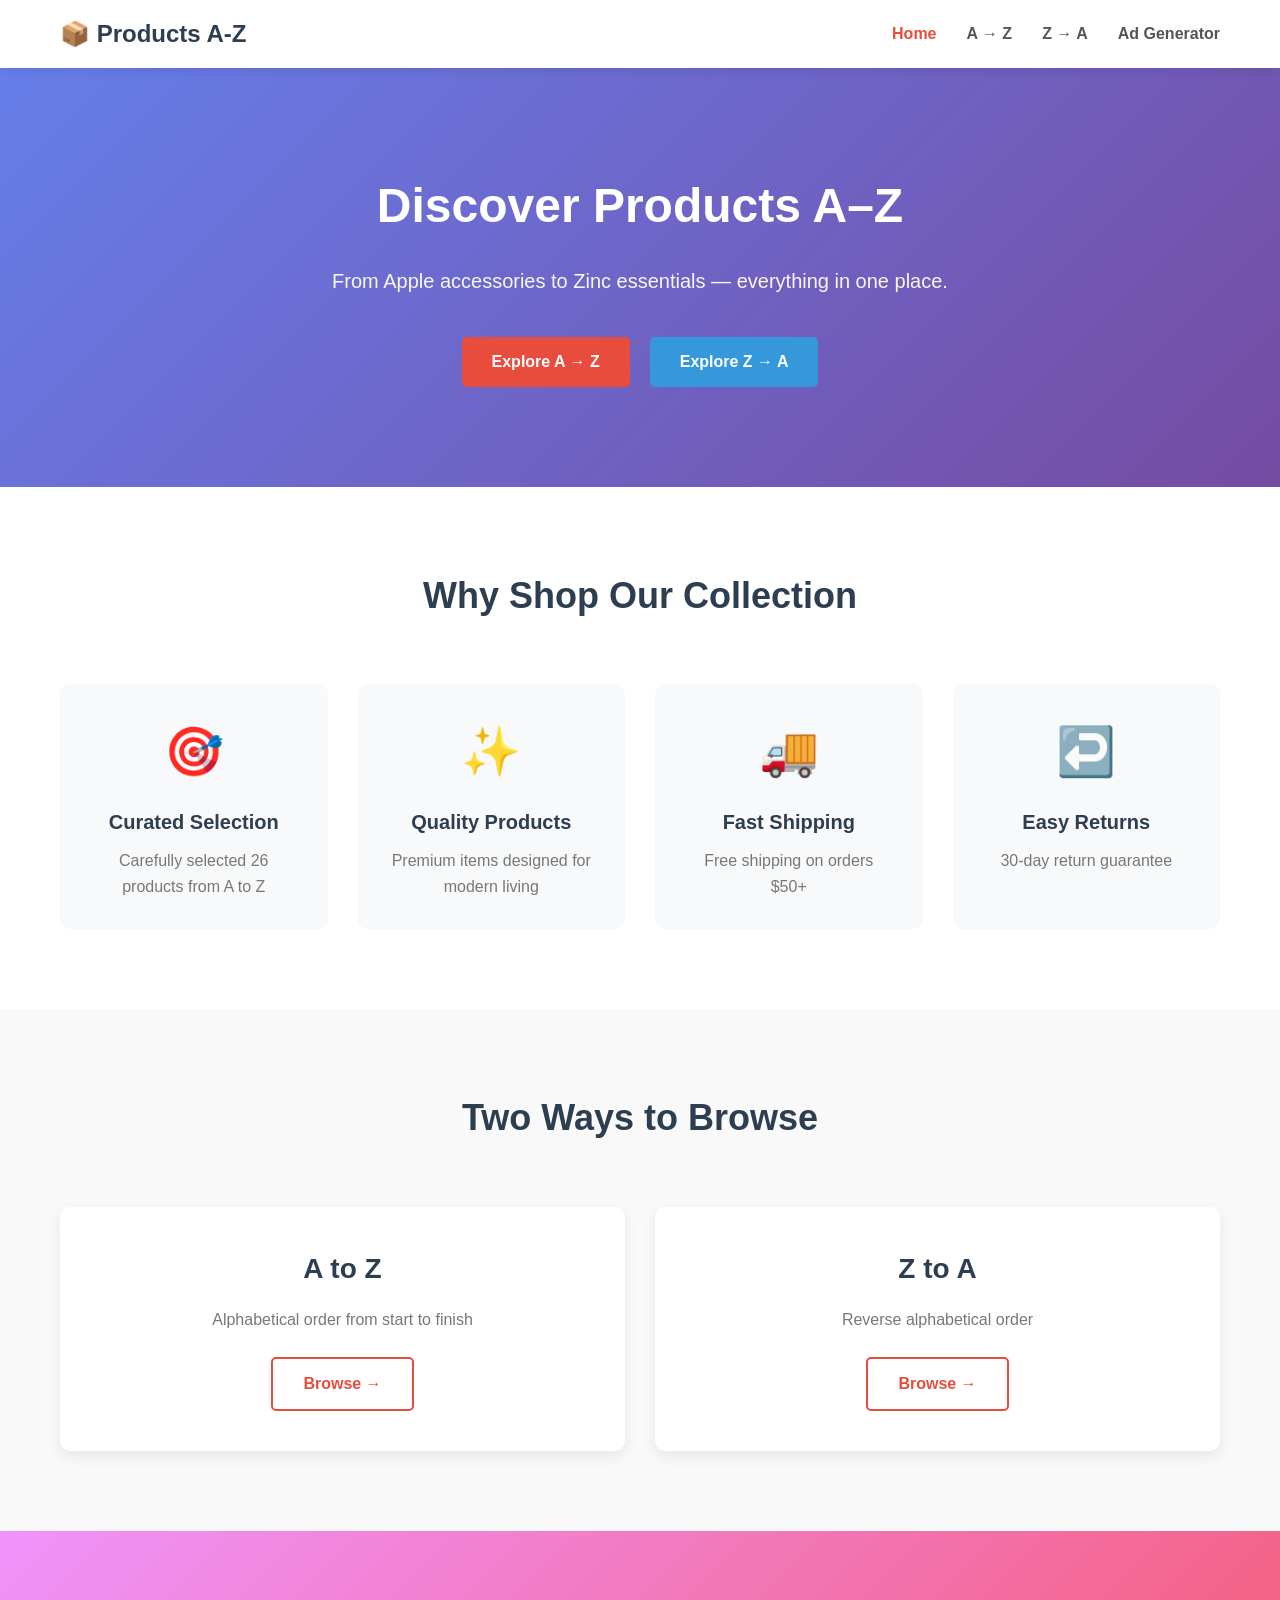
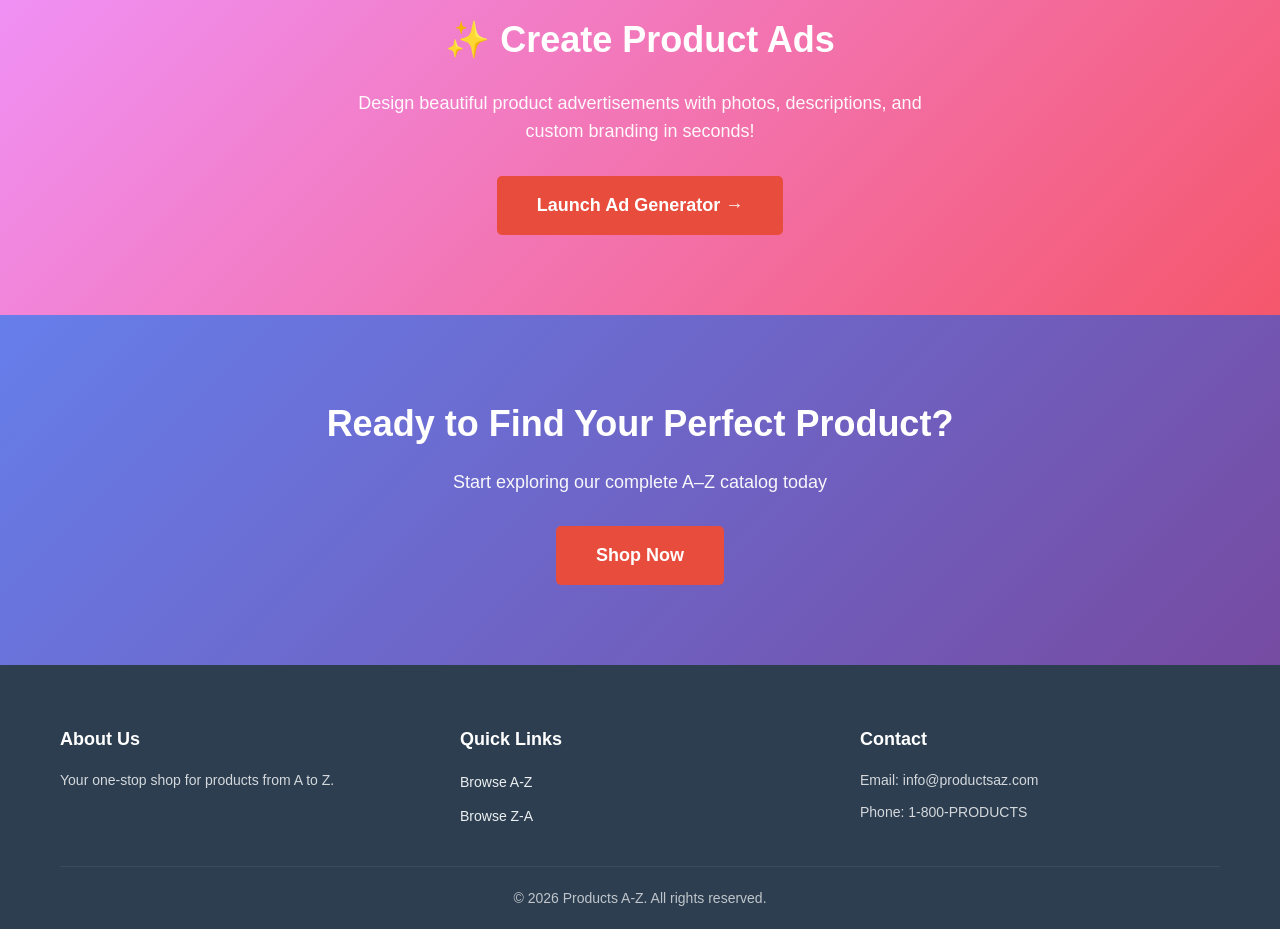
<file: index.html>
<!DOCTYPE html>
<html lang="en">
<head>
    <meta charset="UTF-8">
    <meta name="viewport" content="width=device-width, initial-scale=1.0">
    <title>Products A to Z - Complete Catalog</title>
    <link rel="stylesheet" href="style.css">
</head>
<body>
    <!-- Navigation -->
    <nav class="navbar">
        <div class="container">
            <div class="logo">
                <h1>📦 Products A-Z</h1>
            </div>
            <ul class="nav-links">
                <li><a href="index.html" class="active">Home</a></li>
                <li><a href="products-a-z.html">A → Z</a></li>
                <li><a href="products-z-a.html">Z → A</a></li>
                <li><a href="ad-generator.html">Ad Generator</a></li>
            </ul>
        </div>
    </nav>

    <!-- Hero Section -->
    <section class="hero">
        <div class="hero-content">
            <h2>Discover Products A–Z</h2>
            <p>From Apple accessories to Zinc essentials — everything in one place.</p>
            <div class="cta-buttons">
                <a href="products-a-z.html" class="btn btn-primary">Explore A → Z</a>
                <a href="products-z-a.html" class="btn btn-secondary">Explore Z → A</a>
            </div>
        </div>
    </section>

    <!-- Features Section -->
    <section class="features">
        <div class="container">
            <h3>Why Shop Our Collection</h3>
            <div class="features-grid">
                <div class="feature-card">
                    <div class="feature-icon">🎯</div>
                    <h4>Curated Selection</h4>
                    <p>Carefully selected 26 products from A to Z</p>
                </div>
                <div class="feature-card">
                    <div class="feature-icon">✨</div>
                    <h4>Quality Products</h4>
                    <p>Premium items designed for modern living</p>
                </div>
                <div class="feature-card">
                    <div class="feature-icon">🚚</div>
                    <h4>Fast Shipping</h4>
                    <p>Free shipping on orders $50+</p>
                </div>
                <div class="feature-card">
                    <div class="feature-icon">↩️</div>
                    <h4>Easy Returns</h4>
                    <p>30-day return guarantee</p>
                </div>
            </div>
        </div>
    </section>

    <!-- Browse Options -->
    <section class="browse-section">
        <div class="container">
            <h3>Two Ways to Browse</h3>
            <div class="browse-options">
                <div class="browse-card">
                    <h4>A to Z</h4>
                    <p>Alphabetical order from start to finish</p>
                    <a href="products-a-z.html" class="btn btn-outline">Browse →</a>
                </div>
                <div class="browse-card">
                    <h4>Z to A</h4>
                    <p>Reverse alphabetical order</p>
                    <a href="products-z-a.html" class="btn btn-outline">Browse →</a>
                </div>
            </div>
        </div>
    </section>

    <!-- Ad Generator Section -->
    <section style="background: linear-gradient(135deg, #f093fb 0%, #f5576c 100%); padding: 80px 20px; color: white;">
        <div class="container">
            <div style="text-align: center; max-width: 600px; margin: 0 auto;">
                <h3 style="font-size: 36px; margin-bottom: 20px; color: white;">✨ Create Product Ads</h3>
                <p style="font-size: 18px; margin-bottom: 30px; opacity: 0.95;">
                    Design beautiful product advertisements with photos, descriptions, and custom branding in seconds!
                </p>
                <a href="ad-generator.html" class="btn btn-primary btn-large">Launch Ad Generator →</a>
            </div>
        </div>
    </section>

    <!-- CTA Section -->
    <section class="cta-section">
        <div class="container">
            <h3>Ready to Find Your Perfect Product?</h3>
            <p>Start exploring our complete A–Z catalog today</p>
            <a href="products-a-z.html" class="btn btn-primary btn-large">Shop Now</a>
        </div>
    </section>

    <!-- Footer -->
    <footer class="footer">
        <div class="container">
            <div class="footer-content">
                <div class="footer-section">
                    <h4>About Us</h4>
                    <p>Your one-stop shop for products from A to Z.</p>
                </div>
                <div class="footer-section">
                    <h4>Quick Links</h4>
                    <ul>
                        <li><a href="products-a-z.html">Browse A-Z</a></li>
                        <li><a href="products-z-a.html">Browse Z-A</a></li>
                    </ul>
                </div>
                <div class="footer-section">
                    <h4>Contact</h4>
                    <p>Email: info@productsaz.com</p>
                    <p>Phone: 1-800-PRODUCTS</p>
                </div>
            </div>
            <div class="footer-bottom">
                <p>&copy; 2026 Products A-Z. All rights reserved.</p>
            </div>
        </div>
    </footer>

    <script src="script.js"></script>
</body>
</html>
</file>
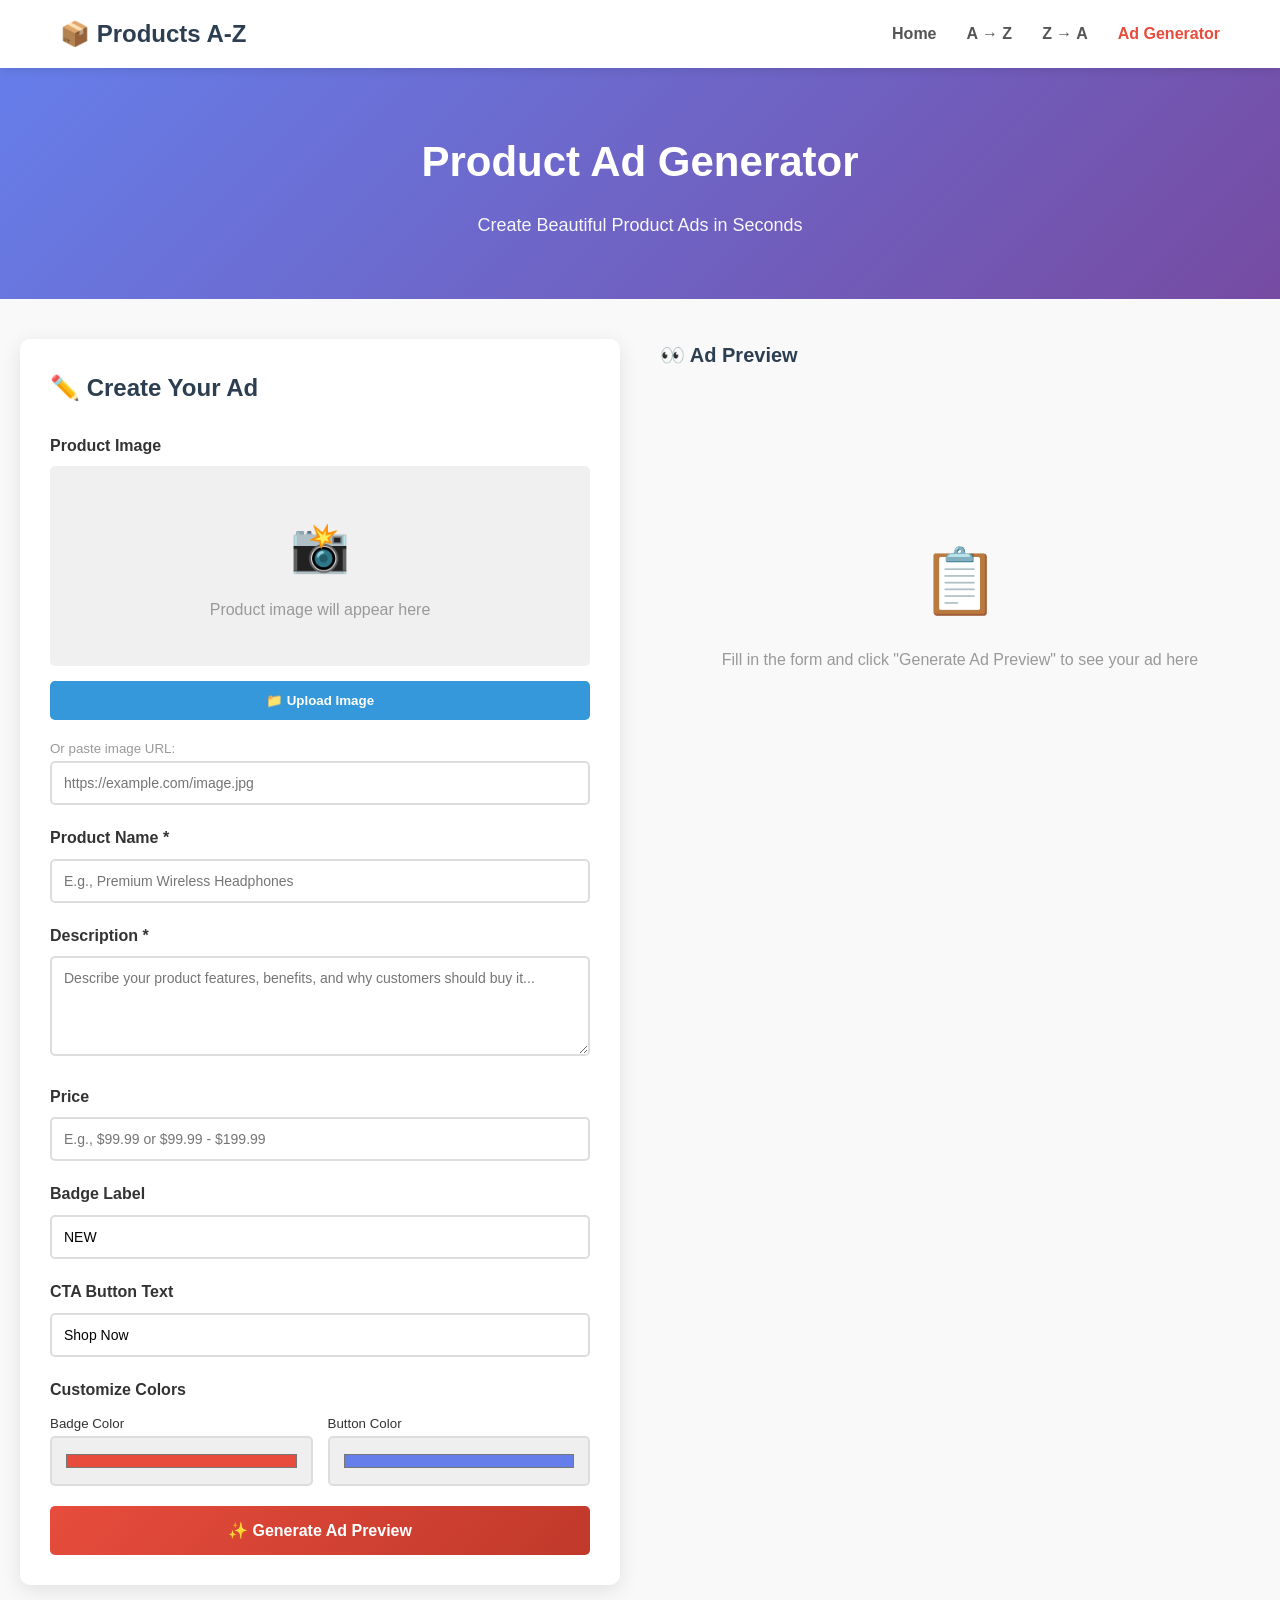
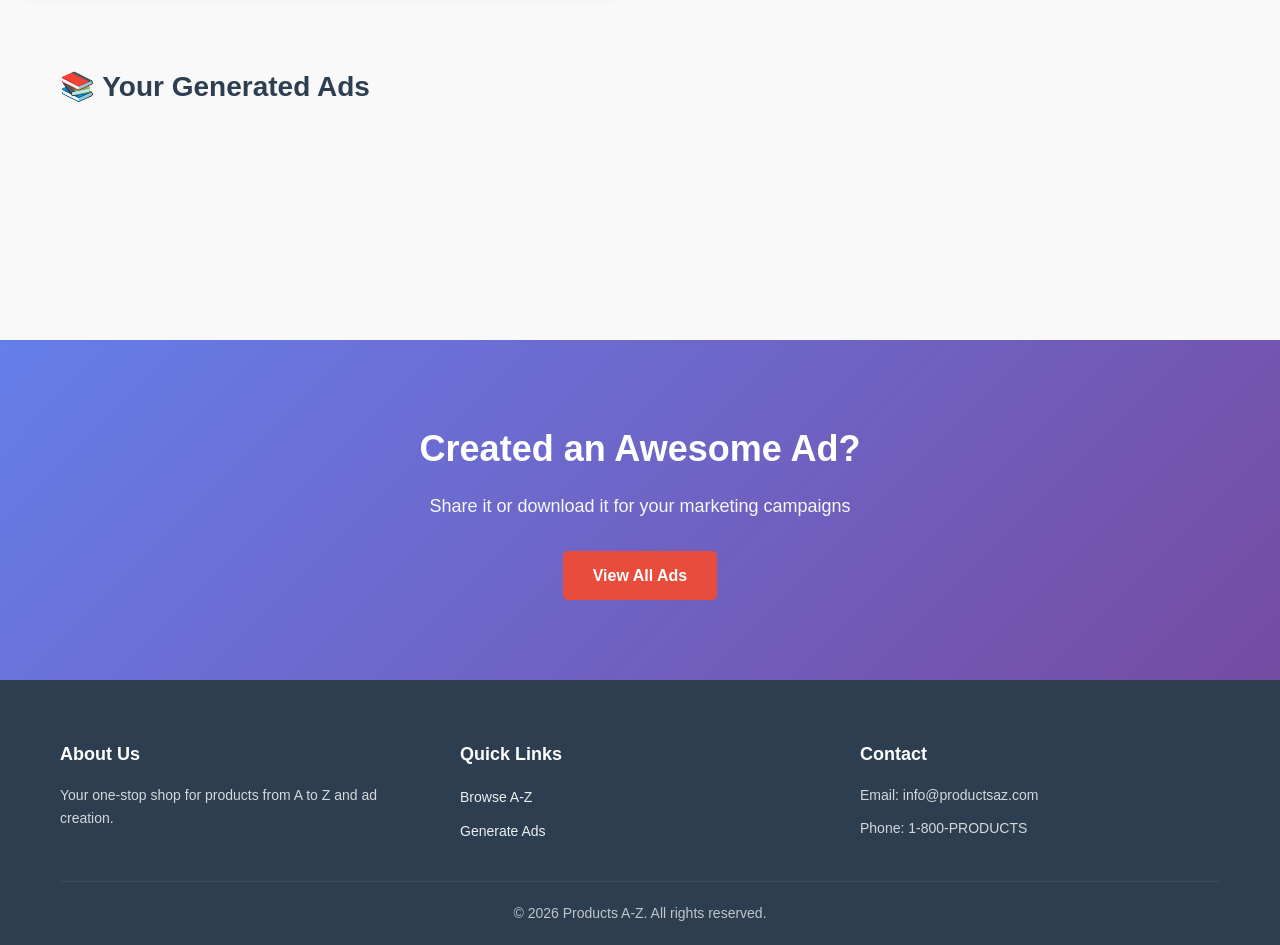
<file: ad-generator.html>
<!DOCTYPE html>
<html lang="en">
<head>
    <meta charset="UTF-8">
    <meta name="viewport" content="width=device-width, initial-scale=1.0">
    <title>Product Ad Generator - Create Beautiful Product Ads</title>
    <link rel="stylesheet" href="style.css">
    <style>
        .generator-container {
            max-width: 1400px;
            margin: 0 auto;
            padding: 40px 20px;
        }

        .generator-layout {
            display: grid;
            grid-template-columns: 1fr 1fr;
            gap: 40px;
            align-items: start;
        }

        .form-section {
            background: white;
            padding: 30px;
            border-radius: 10px;
            box-shadow: 0 5px 20px rgba(0, 0, 0, 0.1);
        }

        .form-section h3 {
            margin-bottom: 25px;
            color: #2c3e50;
            font-size: 24px;
        }

        .form-group {
            margin-bottom: 20px;
        }

        .form-group label {
            display: block;
            margin-bottom: 8px;
            font-weight: 600;
            color: #333;
        }

        .form-group input,
        .form-group textarea,
        .form-group select {
            width: 100%;
            padding: 12px;
            border: 2px solid #ddd;
            border-radius: 5px;
            font-family: inherit;
            font-size: 14px;
            transition: border-color 0.3s;
        }

        .form-group input:focus,
        .form-group textarea:focus,
        .form-group select:focus {
            outline: none;
            border-color: #e74c3c;
        }

        .form-group textarea {
            resize: vertical;
            min-height: 100px;
        }

        .input-group {
            display: flex;
            gap: 10px;
        }

        .input-group input {
            flex: 1;
        }

        .file-upload {
            position: relative;
        }

        .file-upload input[type="file"] {
            display: none;
        }

        .file-upload-btn {
            display: block;
            width: 100%;
            padding: 12px;
            background-color: #3498db;
            color: white;
            border: none;
            border-radius: 5px;
            cursor: pointer;
            font-weight: 600;
            transition: background-color 0.3s;
        }

        .file-upload-btn:hover {
            background-color: #2980b9;
        }

        .image-preview {
            width: 100%;
            height: 200px;
            background-color: #f0f0f0;
            border-radius: 5px;
            display: flex;
            align-items: center;
            justify-content: center;
            margin-bottom: 15px;
            overflow: hidden;
        }

        .image-preview img {
            max-width: 100%;
            max-height: 100%;
            object-fit: cover;
        }

        .color-picker-group {
            display: grid;
            grid-template-columns: 1fr 1fr;
            gap: 15px;
        }

        .color-input {
            height: 50px;
            cursor: pointer;
        }

        .btn-generate {
            width: 100%;
            padding: 15px;
            background: linear-gradient(135deg, #e74c3c, #c0392b);
            color: white;
            border: none;
            border-radius: 5px;
            font-size: 16px;
            font-weight: 700;
            cursor: pointer;
            transition: all 0.3s;
        }

        .btn-generate:hover {
            transform: translateY(-2px);
            box-shadow: 0 5px 20px rgba(231, 76, 60, 0.3);
        }

        .preview-section {
            display: flex;
            flex-direction: column;
            gap: 20px;
        }

        .preview-title {
            font-size: 20px;
            font-weight: 700;
            color: #2c3e50;
            margin-bottom: 10px;
        }

        .ad-preview {
            background: white;
            border-radius: 10px;
            box-shadow: 0 5px 30px rgba(0, 0, 0, 0.1);
            overflow: hidden;
            transition: transform 0.3s, box-shadow 0.3s;
        }

        .ad-preview:hover {
            transform: translateY(-5px);
            box-shadow: 0 15px 40px rgba(0, 0, 0, 0.15);
        }

        .ad-image {
            width: 100%;
            height: 300px;
            background-color: #f0f0f0;
            display: flex;
            align-items: center;
            justify-content: center;
            overflow: hidden;
            position: relative;
        }

        .ad-image img {
            width: 100%;
            height: 100%;
            object-fit: cover;
        }

        .ad-badge {
            position: absolute;
            top: 15px;
            right: 15px;
            background: rgba(231, 76, 60, 0.9);
            color: white;
            padding: 8px 15px;
            border-radius: 25px;
            font-size: 12px;
            font-weight: 700;
        }

        .ad-content {
            padding: 25px;
        }

        .ad-title {
            font-size: 24px;
            font-weight: 700;
            margin-bottom: 10px;
            line-height: 1.3;
        }

        .ad-description {
            font-size: 14px;
            color: #666;
            line-height: 1.6;
            margin-bottom: 20px;
        }

        .ad-footer {
            display: flex;
            gap: 10px;
            justify-content: space-between;
            align-items: center;
        }

        .ad-cta {
            flex: 1;
            padding: 12px;
            background: linear-gradient(135deg, #667eea, #764ba2);
            color: white;
            border: none;
            border-radius: 5px;
            font-weight: 600;
            cursor: pointer;
            transition: all 0.3s;
        }

        .ad-cta:hover {
            transform: translateY(-2px);
            box-shadow: 0 5px 15px rgba(102, 126, 234, 0.3);
        }

        .download-btn {
            padding: 10px 20px;
            background: #27ae60;
            color: white;
            border: none;
            border-radius: 5px;
            font-weight: 600;
            cursor: pointer;
            font-size: 14px;
        }

        .download-btn:hover {
            background: #229954;
        }

        .empty-state {
            height: 400px;
            display: flex;
            flex-direction: column;
            align-items: center;
            justify-content: center;
            background: #f9f9f9;
            border-radius: 10px;
            color: #999;
        }

        .empty-state-icon {
            font-size: 64px;
            margin-bottom: 15px;
        }

        .ads-gallery {
            margin-top: 40px;
        }

        .gallery-grid {
            display: grid;
            grid-template-columns: repeat(auto-fill, minmax(280px, 1fr));
            gap: 20px;
        }

        .gallery-item {
            position: relative;
        }

        .gallery-delete {
            position: absolute;
            top: 10px;
            right: 10px;
            background: rgba(255, 255, 255, 0.9);
            border: none;
            width: 40px;
            height: 40px;
            border-radius: 50%;
            cursor: pointer;
            font-size: 20px;
            display: flex;
            align-items: center;
            justify-content: center;
            transition: all 0.3s;
            z-index: 10;
        }

        .gallery-delete:hover {
            background: #e74c3c;
            color: white;
        }

        @media (max-width: 1024px) {
            .generator-layout {
                grid-template-columns: 1fr;
            }
        }

        @media (max-width: 768px) {
            .generator-container {
                padding: 20px 10px;
            }

            .form-section {
                padding: 20px;
            }

            .ad-preview {
                margin: 0 auto;
                max-width: 400px;
            }

            .gallery-grid {
                grid-template-columns: 1fr;
            }
        }
    </style>
</head>
<body>
    <!-- Navigation -->
    <nav class="navbar">
        <div class="container">
            <div class="logo">
                <h1>📦 Products A-Z</h1>
            </div>
            <ul class="nav-links">
                <li><a href="index.html">Home</a></li>
                <li><a href="products-a-z.html">A → Z</a></li>
                <li><a href="products-z-a.html">Z → A</a></li>
                <li><a href="ad-generator.html" class="active">Ad Generator</a></li>
            </ul>
        </div>
    </nav>

    <!-- Page Header -->
    <section class="page-header">
        <div class="container">
            <h2>Product Ad Generator</h2>
            <p>Create Beautiful Product Ads in Seconds</p>
        </div>
    </section>

    <!-- Main Generator -->
    <section class="generator-container">
        <div class="generator-layout">
            <!-- Form Section -->
            <div class="form-section">
                <h3>✏️ Create Your Ad</h3>

                <!-- Product Image -->
                <div class="form-group">
                    <label>Product Image</label>
                    <div class="image-preview" id="imagePreview">
                        <div style="text-align: center; color: #999;">
                            <div style="font-size: 48px; margin-bottom: 10px;">📸</div>
                            <div>Product image will appear here</div>
                        </div>
                    </div>
                    <div class="file-upload">
                        <input type="file" id="imageInput" accept="image/*">
                        <button class="file-upload-btn" onclick="document.getElementById('imageInput').click()">
                            📁 Upload Image
                        </button>
                    </div>
                    <div class="form-group" style="margin-top: 15px;">
                        <small style="color: #999;">Or paste image URL:</small>
                        <input type="text" id="imageUrl" placeholder="https://example.com/image.jpg">
                    </div>
                </div>

                <!-- Product Name -->
                <div class="form-group">
                    <label>Product Name *</label>
                    <input type="text" id="productName" placeholder="E.g., Premium Wireless Headphones" required>
                </div>

                <!-- Product Description -->
                <div class="form-group">
                    <label>Description *</label>
                    <textarea id="productDesc" placeholder="Describe your product features, benefits, and why customers should buy it..." required></textarea>
                </div>

                <!-- Price -->
                <div class="form-group">
                    <label>Price</label>
                    <input type="text" id="productPrice" placeholder="E.g., $99.99 or $99.99 - $199.99">
                </div>

                <!-- Badge Text -->
                <div class="form-group">
                    <label>Badge Label</label>
                    <input type="text" id="badgeText" placeholder="E.g., NEW, SALE, HOT" value="NEW">
                </div>

                <!-- Button Text -->
                <div class="form-group">
                    <label>CTA Button Text</label>
                    <input type="text" id="ctaText" placeholder="E.g., Shop Now, Buy Now" value="Shop Now">
                </div>

                <!-- Colors -->
                <div class="form-group">
                    <label>Customize Colors</label>
                    <div class="color-picker-group">
                        <div>
                            <small>Badge Color</small>
                            <input type="color" id="badgeColor" value="#e74c3c" class="color-input">
                        </div>
                        <div>
                            <small>Button Color</small>
                            <input type="color" id="buttonColor" value="#667eea" class="color-input">
                        </div>
                    </div>
                </div>

                <!-- Generate Button -->
                <button class="btn-generate" onclick="generateAd()">✨ Generate Ad Preview</button>
            </div>

            <!-- Preview Section -->
            <div class="preview-section">
                <div class="preview-title">👀 Ad Preview</div>
                <div id="previewContainer" class="empty-state">
                    <div class="empty-state-icon">📋</div>
                    <div>Fill in the form and click "Generate Ad Preview" to see your ad here</div>
                </div>
            </div>
        </div>
    </section>

    <!-- Ads Gallery -->
    <section class="ads-gallery">
        <div class="container">
            <h3 style="font-size: 28px; margin-bottom: 30px; color: #2c3e50;">📚 Your Generated Ads</h3>
            <div id="galleryContainer" class="gallery-grid" style="min-height: 200px;"></div>
        </div>
    </section>

    <!-- CTA Section -->
    <section class="cta-section">
        <div class="container">
            <h3>Created an Awesome Ad?</h3>
            <p>Share it or download it for your marketing campaigns</p>
            <a href="#galleryContainer" class="btn btn-primary">View All Ads</a>
        </div>
    </section>

    <!-- Footer -->
    <footer class="footer">
        <div class="container">
            <div class="footer-content">
                <div class="footer-section">
                    <h4>About Us</h4>
                    <p>Your one-stop shop for products from A to Z and ad creation.</p>
                </div>
                <div class="footer-section">
                    <h4>Quick Links</h4>
                    <ul>
                        <li><a href="products-a-z.html">Browse A-Z</a></li>
                        <li><a href="ad-generator.html">Generate Ads</a></li>
                    </ul>
                </div>
                <div class="footer-section">
                    <h4>Contact</h4>
                    <p>Email: info@productsaz.com</p>
                    <p>Phone: 1-800-PRODUCTS</p>
                </div>
            </div>
            <div class="footer-bottom">
                <p>&copy; 2026 Products A-Z. All rights reserved.</p>
            </div>
        </div>
    </footer>

    <script>
        let generatedAds = [];
        const maxAds = 10;

        // Handle image upload
        document.getElementById('imageInput').addEventListener('change', function(e) {
            const file = e.target.files[0];
            if (file) {
                const reader = new FileReader();
                reader.onload = function(event) {
                    displayImage(event.target.result);
                    document.getElementById('imageUrl').value = '';
                };
                reader.readAsDataURL(file);
            }
        });

        // Handle image URL
        document.getElementById('imageUrl').addEventListener('change', function() {
            const url = this.value;
            if (url) {
                displayImage(url);
                document.getElementById('imageInput').value = '';
            }
        });

        function displayImage(src) {
            const preview = document.getElementById('imagePreview');
            preview.innerHTML = `<img src="${src}" alt="Product image">`;
        }

        function generateAd() {
            const productName = document.getElementById('productName').value;
            const productDesc = document.getElementById('productDesc').value;
            const productPrice = document.getElementById('productPrice').value;
            const badgeText = document.getElementById('badgeText').value;
            const ctaText = document.getElementById('ctaText').value;
            const badgeColor = document.getElementById('badgeColor').value;
            const buttonColor = document.getElementById('buttonColor').value;
            const imagePreviewHtml = document.getElementById('imagePreview').innerHTML;

            if (!productName || !productDesc) {
                alert('Please fill in Product Name and Description');
                return;
            }

            if (generatedAds.length >= maxAds) {
                alert(`You can create up to ${maxAds} ads. Delete some to create more.`);
                return;
            }

            const ad = {
                id: Date.now(),
                name: productName,
                desc: productDesc,
                price: productPrice,
                badge: badgeText,
                cta: ctaText,
                badgeColor: badgeColor,
                buttonColor: buttonColor,
                image: imagePreviewHtml
            };

            // Show preview
            showPreview(ad);

            // Save to gallery
            generatedAds.push(ad);
            updateGallery();
        }

        function showPreview(ad) {
            const preview = document.getElementById('previewContainer');
            preview.innerHTML = `
                <div class="ad-preview">
                    <div class="ad-image">
                        ${ad.image}
                        <div class="ad-badge" style="background-color: ${ad.badgeColor};">${ad.badge}</div>
                    </div>
                    <div class="ad-content">
                        <div class="ad-title">${ad.name}</div>
                        <div class="ad-description">${ad.desc}</div>
                        <div class="ad-footer">
                            ${ad.price ? `<div style="font-size: 18px; font-weight: 700; color: ${ad.badgeColor};">${ad.price}</div>` : ''}
                            <button class="ad-cta" style="background: linear-gradient(135deg, ${ad.buttonColor}, ${shadeColor(ad.buttonColor, -30)});">${ad.cta}</button>
                        </div>
                    </div>
                </div>
            `;
        }

        function updateGallery() {
            const gallery = document.getElementById('galleryContainer');
            if (generatedAds.length === 0) {
                gallery.innerHTML = '<div style="grid-column: 1/-1; text-align: center; padding: 40px; color: #999;">No ads created yet. Create your first ad above! 🎨</div>';
                return;
            }

            gallery.innerHTML = generatedAds.map(ad => `
                <div class="gallery-item">
                    <button class="gallery-delete" onclick="deleteAd(${ad.id})">✕</button>
                    <div class="ad-preview">
                        <div class="ad-image">
                            ${ad.image}
                            <div class="ad-badge" style="background-color: ${ad.badgeColor};">${ad.badge}</div>
                        </div>
                        <div class="ad-content">
                            <div class="ad-title">${ad.name}</div>
                            <div class="ad-description">${ad.desc}</div>
                            <div class="ad-footer">
                                ${ad.price ? `<div style="font-size: 16px; font-weight: 700; color: ${ad.badgeColor};">${ad.price}</div>` : ''}
                                <button class="download-btn" onclick="downloadAd(${ad.id})">⬇️ Download</button>
                            </div>
                        </div>
                    </div>
                </div>
            `).join('');
        }

        function deleteAd(id) {
            generatedAds = generatedAds.filter(ad => ad.id !== id);
            updateGallery();
        }

        function downloadAd(id) {
            const ad = generatedAds.find(a => a.id === id);
            if (ad) {
                alert(`✅ Download feature coming soon!\n\nAd: ${ad.name}\nYou can screenshot this ad or use it directly.`);
            }
        }

        function shadeColor(color, percent) {
            let R = parseInt(color.substring(1, 3), 16);
            let G = parseInt(color.substring(3, 5), 16);
            let B = parseInt(color.substring(5, 7), 16);

            R = parseInt(R * (100 + percent) / 100);
            G = parseInt(G * (100 + percent) / 100);
            B = parseInt(B * (100 + percent) / 100);

            R = Math.min(255, Math.max(0, R));
            G = Math.min(255, Math.max(0, G));
            B = Math.min(255, Math.max(0, B));

            const RR = R.toString(16).length === 1 ? '0' + R.toString(16) : R.toString(16);
            const GG = G.toString(16).length === 1 ? '0' + G.toString(16) : G.toString(16);
            const BB = B.toString(16).length === 1 ? '0' + B.toString(16) : B.toString(16);

            return '#' + RR + GG + BB;
        }
    </script>
</body>
</html>
</file>
<file: style.css>
/* ==================== GLOBAL STYLES ==================== */
* {
    margin: 0;
    padding: 0;
    box-sizing: border-box;
}

body {
    font-family: 'Segoe UI', Tahoma, Geneva, Verdana, sans-serif;
    color: #333;
    background-color: #f9f9f9;
    line-height: 1.6;
}

.container {
    max-width: 1200px;
    margin: 0 auto;
    padding: 0 20px;
}

/* ==================== NAVIGATION ==================== */
.navbar {
    background-color: #fff;
    box-shadow: 0 2px 10px rgba(0, 0, 0, 0.1);
    position: sticky;
    top: 0;
    z-index: 1000;
}

.navbar .container {
    display: flex;
    justify-content: space-between;
    align-items: center;
    padding: 15px 20px;
}

.navbar .logo h1 {
    font-size: 24px;
    color: #2c3e50;
}

.nav-links {
    display: flex;
    list-style: none;
    gap: 30px;
}

.nav-links a {
    text-decoration: none;
    color: #555;
    font-weight: 600;
    transition: color 0.3s ease;
}

.nav-links a:hover,
.nav-links a.active {
    color: #e74c3c;
}

/* ==================== HERO SECTION ==================== */
.hero {
    background: linear-gradient(135deg, #667eea 0%, #764ba2 100%);
    color: white;
    padding: 100px 20px;
    text-align: center;
}

.hero-content h2 {
    font-size: 48px;
    margin-bottom: 20px;
    font-weight: 700;
}

.hero-content p {
    font-size: 20px;
    margin-bottom: 40px;
    opacity: 0.95;
}

.cta-buttons {
    display: flex;
    gap: 20px;
    justify-content: center;
    flex-wrap: wrap;
}

/* ==================== BUTTONS ==================== */
.btn {
    display: inline-block;
    padding: 12px 30px;
    border-radius: 5px;
    text-decoration: none;
    font-weight: 600;
    transition: all 0.3s ease;
    cursor: pointer;
    border: none;
    font-size: 16px;
}

.btn-primary {
    background-color: #e74c3c;
    color: white;
}

.btn-primary:hover {
    background-color: #c0392b;
    transform: translateY(-2px);
    box-shadow: 0 5px 15px rgba(231, 76, 60, 0.3);
}

.btn-secondary {
    background-color: #3498db;
    color: white;
}

.btn-secondary:hover {
    background-color: #2980b9;
    transform: translateY(-2px);
    box-shadow: 0 5px 15px rgba(52, 152, 219, 0.3);
}

.btn-outline {
    background-color: transparent;
    color: #e74c3c;
    border: 2px solid #e74c3c;
}

.btn-outline:hover {
    background-color: #e74c3c;
    color: white;
}

.btn-large {
    padding: 15px 40px;
    font-size: 18px;
}

/* ==================== FEATURES SECTION ==================== */
.features {
    background-color: white;
    padding: 80px 20px;
}

.features h3 {
    text-align: center;
    font-size: 36px;
    margin-bottom: 60px;
    color: #2c3e50;
}

.features-grid {
    display: grid;
    grid-template-columns: repeat(auto-fit, minmax(250px, 1fr));
    gap: 30px;
}

.feature-card {
    text-align: center;
    padding: 30px;
    background-color: #f8f9fa;
    border-radius: 10px;
    transition: transform 0.3s ease, box-shadow 0.3s ease;
}

.feature-card:hover {
    transform: translateY(-10px);
    box-shadow: 0 10px 30px rgba(0, 0, 0, 0.1);
}

.feature-icon {
    font-size: 48px;
    margin-bottom: 15px;
}

.feature-card h4 {
    font-size: 20px;
    margin-bottom: 10px;
    color: #2c3e50;
}

.feature-card p {
    color: #777;
}

/* ==================== BROWSE SECTION ==================== */
.browse-section {
    background-color: #f9f9f9;
    padding: 80px 20px;
}

.browse-section h3 {
    text-align: center;
    font-size: 36px;
    margin-bottom: 60px;
    color: #2c3e50;
}

.browse-options {
    display: grid;
    grid-template-columns: repeat(auto-fit, minmax(300px, 1fr));
    gap: 30px;
}

.browse-card {
    background-color: white;
    padding: 40px;
    border-radius: 10px;
    box-shadow: 0 5px 15px rgba(0, 0, 0, 0.08);
    text-align: center;
    transition: transform 0.3s ease;
}

.browse-card:hover {
    transform: translateY(-5px);
}

.browse-card h4 {
    font-size: 28px;
    margin-bottom: 15px;
    color: #2c3e50;
}

.browse-card p {
    color: #777;
    margin-bottom: 25px;
}

/* ==================== PAGE HEADER ==================== */
.page-header {
    background: linear-gradient(135deg, #667eea 0%, #764ba2 100%);
    color: white;
    padding: 60px 20px;
    text-align: center;
}

.page-header h2 {
    font-size: 42px;
    margin-bottom: 15px;
}

.page-header p {
    font-size: 18px;
    opacity: 0.95;
}

/* ==================== PRODUCTS SECTION ==================== */
.products-section {
    padding: 80px 20px;
    background-color: white;
}

.products-grid {
    display: grid;
    grid-template-columns: repeat(auto-fill, minmax(280px, 1fr));
    gap: 30px;
}

.product-card {
    background-color: white;
    border-radius: 10px;
    overflow: hidden;
    box-shadow: 0 5px 15px rgba(0, 0, 0, 0.08);
    transition: transform 0.3s ease, box-shadow 0.3s ease;
    display: flex;
    flex-direction: column;
}

.product-card:hover {
    transform: translateY(-10px);
    box-shadow: 0 15px 30px rgba(0, 0, 0, 0.15);
}

.product-image {
    width: 100%;
    height: 250px;
    object-fit: cover;
    background-color: #f0f0f0;
}

.product-content {
    padding: 25px;
    flex-grow: 1;
    display: flex;
    flex-direction: column;
}

.product-letter {
    display: inline-block;
    background-color: #e74c3c;
    color: white;
    width: 35px;
    height: 35px;
    border-radius: 50%;
    text-align: center;
    line-height: 35px;
    font-weight: bold;
    font-size: 18px;
    margin-bottom: 10px;
}

.product-name {
    font-size: 20px;
    font-weight: 700;
    color: #2c3e50;
    margin-bottom: 8px;
}

.product-tagline {
    font-size: 14px;
    color: #e74c3c;
    font-weight: 600;
    margin-bottom: 12px;
}

.product-description {
    font-size: 14px;
    color: #666;
    margin-bottom: 15px;
    flex-grow: 1;
}

.product-footer {
    display: flex;
    justify-content: space-between;
    align-items: center;
    padding-top: 15px;
    border-top: 1px solid #eee;
}

.product-price {
    font-size: 18px;
    font-weight: 700;
    color: #e74c3c;
}

.product-rating {
    color: #f39c12;
    font-size: 14px;
    font-weight: 600;
}

.product-rating::before {
    content: "★ ";
}

/* ==================== CTA SECTION ==================== */
.cta-section {
    background: linear-gradient(135deg, #667eea 0%, #764ba2 100%);
    color: white;
    padding: 80px 20px;
    text-align: center;
}

.cta-section h3 {
    font-size: 36px;
    margin-bottom: 15px;
    font-weight: 700;
}

.cta-section p {
    font-size: 18px;
    margin-bottom: 30px;
    opacity: 0.95;
}

/* ==================== FOOTER ==================== */
.footer {
    background-color: #2c3e50;
    color: white;
    padding: 60px 20px 20px;
}

.footer-content {
    display: grid;
    grid-template-columns: repeat(auto-fit, minmax(250px, 1fr));
    gap: 40px;
    margin-bottom: 30px;
}

.footer-section h4 {
    margin-bottom: 15px;
    font-size: 18px;
}

.footer-section p {
    font-size: 14px;
    opacity: 0.8;
    margin-bottom: 10px;
}

.footer-section ul {
    list-style: none;
}

.footer-section ul li {
    margin-bottom: 8px;
}

.footer-section a {
    color: #ecf0f1;
    text-decoration: none;
    font-size: 14px;
    transition: color 0.3s ease;
}

.footer-section a:hover {
    color: #e74c3c;
}

.footer-bottom {
    text-align: center;
    padding-top: 20px;
    border-top: 1px solid rgba(255, 255, 255, 0.1);
    opacity: 0.7;
    font-size: 14px;
}

/* ==================== RESPONSIVE ==================== */
@media (max-width: 768px) {
    .nav-links {
        gap: 15px;
    }

    .hero-content h2 {
        font-size: 36px;
    }

    .hero-content p {
        font-size: 16px;
    }

    .cta-buttons {
        flex-direction: column;
        align-items: center;
    }

    .btn {
        width: 100%;
        max-width: 300px;
    }

    .features h3,
    .browse-section h3,
    .cta-section h3 {
        font-size: 28px;
    }

    .products-grid {
        grid-template-columns: repeat(auto-fill, minmax(200px, 1fr));
        gap: 20px;
    }

    .product-card {
        padding: 15px;
    }

    .navbar .container {
        flex-direction: column;
        gap: 15px;
    }
}

@media (max-width: 480px) {
    .navbar .logo h1 {
        font-size: 18px;
    }

    .nav-links {
        gap: 10px;
        font-size: 14px;
    }

    .hero-content h2 {
        font-size: 24px;
    }

    .products-grid {
        grid-template-columns: 1fr;
    }

    .browse-options {
        grid-template-columns: 1fr;
    }
}
</file>
